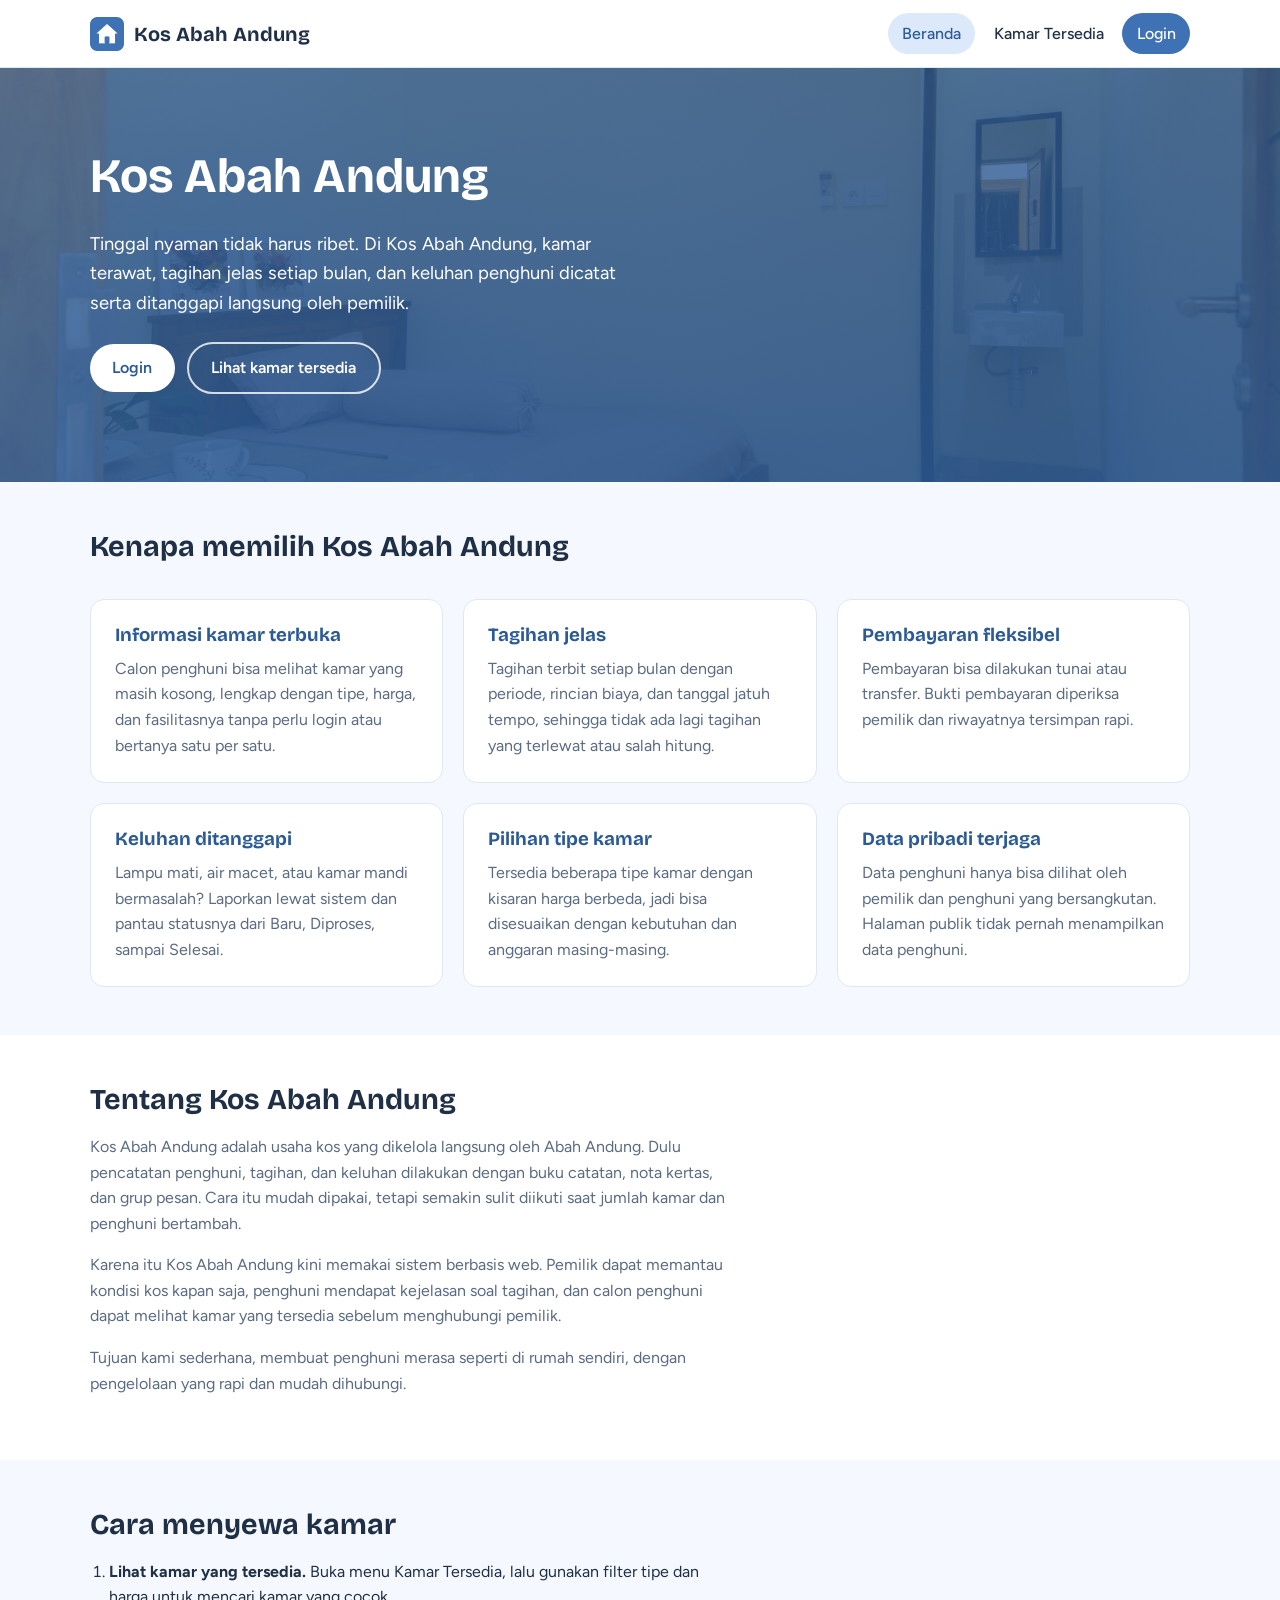
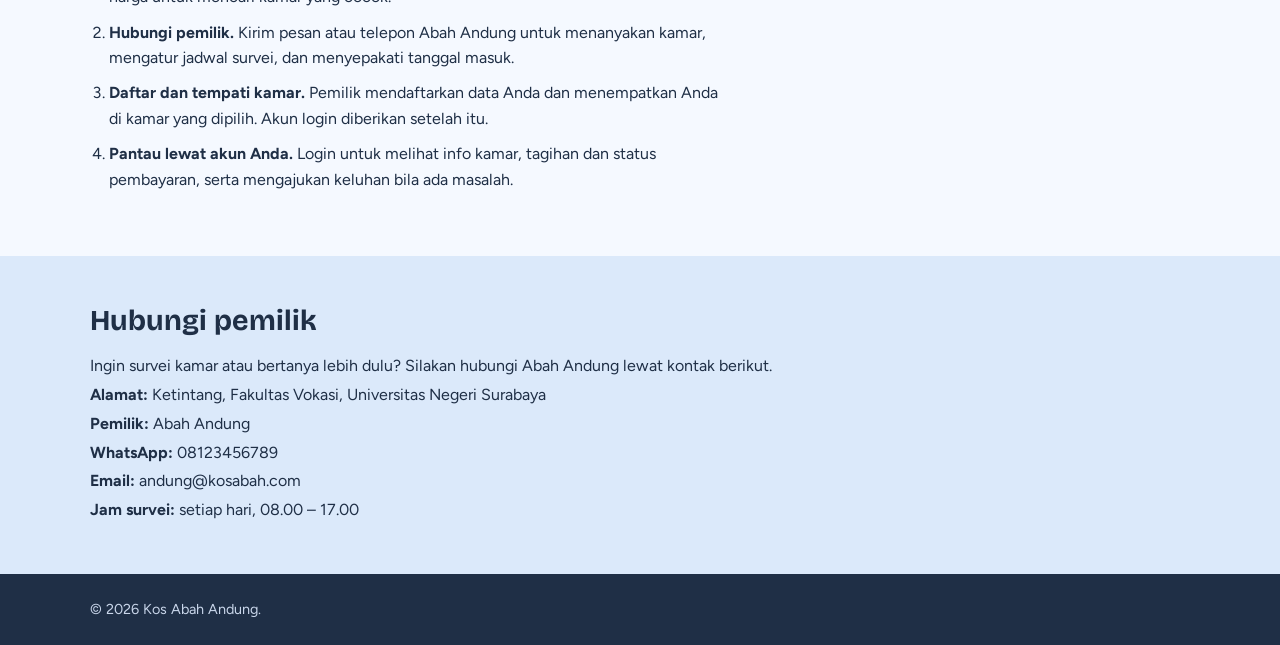
<file: index.html>
<!doctype html>
<html lang="id">
  <head>
    <meta charset="UTF-8" />
    <meta name="viewport" content="width=device-width, initial-scale=1.0" />
    <title>Kos Abah Andung</title>
    <link rel="preconnect" href="https://fonts.googleapis.com" />
    <link
      href="https://fonts.googleapis.com/css2?family=Bricolage+Grotesque:wght@600;700&family=Figtree:wght@400;500;600&display=swap"
      rel="stylesheet"
    />
    <link rel="stylesheet" href="css/style.css" />
  </head>
  <body>
    <header>
      <a href="#beranda" data-page="beranda" class="brand"
        ><img src="img/logo.png" alt="Logo Kos Abah" width="34" height="34" />
        Kos Abah Andung</a
      >

      <button
        class="nav-toggle"
        id="navToggle"
        aria-label="Buka menu"
        aria-expanded="false"
      >
        <span></span><span></span><span></span>
      </button>

      <nav id="navMenu">
        <a href="#beranda" data-page="beranda" class="active">Beranda</a>
        <a href="#kamar" data-page="kamar">Kamar Tersedia</a>
        <a href="#login" data-page="login" class="nav-login">Login</a>
      </nav>
    </header>

    <main>
      <div id="beranda">
        <section class="hero">
          <h1>Kos Abah Andung</h1>
          <p>
            Tinggal nyaman tidak harus ribet. Di Kos Abah Andung, kamar terawat,
            tagihan jelas setiap bulan, dan keluhan penghuni dicatat serta
            ditanggapi langsung oleh pemilik.
          </p>
          <a href="#login" data-page="login" class="btn btn-primary">Login</a>
          <a href="#kamar" data-page="kamar" class="btn btn-light"
            >Lihat kamar tersedia</a
          >
        </section>

        <section class="keunggulan">
          <h2>Kenapa memilih Kos Abah Andung</h2>
          <article>
            <h3>Informasi kamar terbuka</h3>
            <p>
              Calon penghuni bisa melihat kamar yang masih kosong, lengkap
              dengan tipe, harga, dan fasilitasnya tanpa perlu login atau
              bertanya satu per satu.
            </p>
          </article>
          <article>
            <h3>Tagihan jelas</h3>
            <p>
              Tagihan terbit setiap bulan dengan periode, rincian biaya, dan
              tanggal jatuh tempo, sehingga tidak ada lagi tagihan yang terlewat
              atau salah hitung.
            </p>
          </article>
          <article>
            <h3>Pembayaran fleksibel</h3>
            <p>
              Pembayaran bisa dilakukan tunai atau transfer. Bukti pembayaran
              diperiksa pemilik dan riwayatnya tersimpan rapi.
            </p>
          </article>
          <article>
            <h3>Keluhan ditanggapi</h3>
            <p>
              Lampu mati, air macet, atau kamar mandi bermasalah? Laporkan lewat
              sistem dan pantau statusnya dari Baru, Diproses, sampai Selesai.
            </p>
          </article>
          <article>
            <h3>Pilihan tipe kamar</h3>
            <p>
              Tersedia beberapa tipe kamar dengan kisaran harga berbeda, jadi
              bisa disesuaikan dengan kebutuhan dan anggaran masing-masing.
            </p>
          </article>
          <article>
            <h3>Data pribadi terjaga</h3>
            <p>
              Data penghuni hanya bisa dilihat oleh pemilik dan penghuni yang
              bersangkutan. Halaman publik tidak pernah menampilkan data
              penghuni.
            </p>
          </article>
        </section>

        <section class="profil">
          <h2>Tentang Kos Abah Andung</h2>
          <p>
            Kos Abah Andung adalah usaha kos yang dikelola langsung oleh Abah
            Andung. Dulu pencatatan penghuni, tagihan, dan keluhan dilakukan
            dengan buku catatan, nota kertas, dan grup pesan. Cara itu mudah
            dipakai, tetapi semakin sulit diikuti saat jumlah kamar dan penghuni
            bertambah.
          </p>
          <p>
            Karena itu Kos Abah Andung kini memakai sistem berbasis web. Pemilik
            dapat memantau kondisi kos kapan saja, penghuni mendapat kejelasan
            soal tagihan, dan calon penghuni dapat melihat kamar yang tersedia
            sebelum menghubungi pemilik.
          </p>
          <p>
            Tujuan kami sederhana, membuat penghuni merasa seperti di rumah
            sendiri, dengan pengelolaan yang rapi dan mudah dihubungi.
          </p>
        </section>

        <section class="alur">
          <h2>Cara menyewa kamar</h2>
          <ol>
            <li>
              <strong>Lihat kamar yang tersedia.</strong> Buka menu Kamar
              Tersedia, lalu gunakan filter tipe dan harga untuk mencari kamar
              yang cocok.
            </li>
            <li>
              <strong>Hubungi pemilik.</strong> Kirim pesan atau telepon Abah
              Andung untuk menanyakan kamar, mengatur jadwal survei, dan
              menyepakati tanggal masuk.
            </li>
            <li>
              <strong>Daftar dan tempati kamar.</strong> Pemilik mendaftarkan
              data Anda dan menempatkan Anda di kamar yang dipilih. Akun login
              diberikan setelah itu.
            </li>
            <li>
              <strong>Pantau lewat akun Anda.</strong> Login untuk melihat info
              kamar, tagihan dan status pembayaran, serta mengajukan keluhan
              bila ada masalah.
            </li>
          </ol>
        </section>

        <section class="kontak">
          <h2>Hubungi pemilik</h2>
          <p>
            Ingin survei kamar atau bertanya lebih dulu? Silakan hubungi Abah
            Andung lewat kontak berikut.
          </p>
          <p>
            <strong>Alamat:</strong> Ketintang, Fakultas Vokasi, Universitas
            Negeri Surabaya
          </p>
          <p><strong>Pemilik:</strong> Abah Andung</p>
          <p><strong>WhatsApp:</strong> 08123456789</p>
          <p><strong>Email:</strong> andung@kosabah.com</p>
          <p><strong>Jam survei:</strong> setiap hari, 08.00 – 17.00</p>
        </section>
      </div>

      <div id="konten" hidden></div>
    </main>

    <footer>
      <p>&copy; 2026 Kos Abah Andung.</p>
    </footer>

    <script src="https://code.jquery.com/jquery-3.7.1.min.js"></script>
    <script src="js/main.js"></script>
  </body>
</html>
</file>
<file: css/style.css>
:root {
  --bg: #f5f9ff;
  --card: #ffffff;
  --ink: #1f2f46;
  --muted: #5a6b82;
  --primary: #3f72b5;
  --primary-dark: #2c5a96;
  --primary-soft: #dbe9fa;
  --line: #dde8f5;
  --radius: 14px;
  --font-head: "Bricolage Grotesque", "Segoe UI", sans-serif;
  --font-body: "Figtree", "Segoe UI", Arial, sans-serif;
  --sisi: max(1rem, calc((100% - 1100px) / 2));
}

* {
  box-sizing: border-box;
}

body {
  margin: 0;
  font-family: var(--font-body);
  color: var(--ink);
  background: var(--bg);
  line-height: 1.6;
}

img {
  max-width: 100%;
  height: auto;
}
h1,
h2,
h3 {
  font-family: var(--font-head);
  line-height: 1.2;
  margin: 0 0 0.5em;
}
a {
  color: var(--primary);
}
[hidden] {
  display: none !important;
}

header {
  display: flex;
  align-items: center;
  justify-content: space-between;
  padding: 0.8rem var(--sisi);
  background: var(--card);
  border-bottom: 1px solid var(--line);
}
.brand {
  display: flex;
  align-items: center;
  gap: 0.6rem;
  text-decoration: none;
  color: var(--ink);
  font-family: var(--font-head);
  font-weight: 700;
  font-size: 1.25rem;
}
nav {
  display: flex;
  align-items: center;
  gap: 0.25rem;
}
nav a {
  padding: 0.5rem 0.9rem;
  border-radius: 999px;
  text-decoration: none;
  color: var(--ink);
  font-weight: 500;
}
nav a:hover {
  background: var(--primary-soft);
}
nav a.active {
  background: var(--primary-soft);
  color: var(--primary-dark);
}
nav .nav-login {
  background: var(--primary);
  color: #fff;
}
nav .nav-login:hover {
  background: var(--primary-dark);
}

/* ===== 4. Tombol ===== */
.btn {
  display: inline-block;
  padding: 0.7rem 1.4rem;
  border-radius: 999px;
  font-weight: 600;
  text-decoration: none;
  margin: 0 0.5rem 0.5rem 0;
}
.btn-primary {
  background: #fff;
  color: var(--primary-dark);
}
.btn-primary:hover {
  background: var(--primary-soft);
}
.btn-light {
  border: 2px solid rgba(255, 255, 255, 0.8);
  color: #fff;
}
.btn-light:hover {
  background: rgba(255, 255, 255, 0.18);
}

.hero {
  padding: 5rem var(--sisi);
  color: #fff;
  background:
    linear-gradient(rgba(44, 90, 150, 0.78), rgba(44, 90, 150, 0.88)),
    url("../img/banner.jpg") center / cover no-repeat,
    var(--primary-dark);
}
.hero h1 {
  font-size: 3rem;
}
.hero p {
  max-width: 34rem;
  font-size: 1.15rem;
  margin: 0 0 1.5rem;
}

.keunggulan,
.profil,
.alur,
.kontak {
  padding: 3rem var(--sisi);
}
h2 {
  font-size: 1.8rem;
}

.keunggulan {
  display: grid;
  grid-template-columns: repeat(3, 1fr);
  gap: 1.25rem;
}
.keunggulan h2 {
  grid-column: 1 / -1;
}
.keunggulan article {
  background: var(--card);
  border: 1px solid var(--line);
  border-radius: var(--radius);
  padding: 1.5rem;
}
.keunggulan h3 {
  color: var(--primary-dark);
}
.keunggulan p {
  margin: 0;
  color: var(--muted);
}

.profil {
  background: var(--card);
}
.profil p {
  max-width: 40rem;
  color: var(--muted);
}

.alur ol {
  max-width: 40rem;
  padding-left: 1.2rem;
}
.alur li {
  margin-bottom: 0.6rem;
}

.kontak {
  background: var(--primary-soft);
}
.kontak p {
  margin: 0.2rem 0;
}

footer {
  padding: 1.5rem var(--sisi);
  background: var(--ink);
  color: #c9d6ea;
  font-size: 0.9rem;
}
footer p {
  margin: 0;
}

.nav-toggle {
  display: none;
  flex-direction: column;
  gap: 5px;
  background: none;
  border: 0;
  padding: 0.6rem;
  cursor: pointer;
}
.nav-toggle span {
  width: 24px;
  height: 2px;
  background: var(--ink);
  transition:
    transform 0.2s,
    opacity 0.2s;
}
.nav-toggle[aria-expanded="true"] span:nth-child(1) {
  transform: translateY(7px) rotate(45deg);
}
.nav-toggle[aria-expanded="true"] span:nth-child(2) {
  opacity: 0;
}
.nav-toggle[aria-expanded="true"] span:nth-child(3) {
  transform: translateY(-7px) rotate(-45deg);
}

header {
  position: relative;
}
@media (max-width: 991px) {
  .hero {
    padding: 4rem var(--sisi);
  }
  .hero h1 {
    font-size: 2.5rem;
  }
  .keunggulan {
    grid-template-columns: repeat(2, 1fr);
  }
}

@media (max-width: 767px) {
  .nav-toggle {
    display: flex;
  }

  nav {
    display: none;
    position: absolute;
    top: 100%;
    left: 0;
    right: 0;
    flex-direction: column;
    align-items: stretch;
    background: var(--card);
    border-bottom: 1px solid var(--line);
    padding: 0.5rem 1rem 1rem;
    z-index: 10;
  }
  nav.open {
    display: flex;
  }
  nav a {
    padding: 0.75rem 1rem;
  }
  nav .nav-login {
    text-align: center;
    margin-top: 0.4rem;
  }

  .hero {
    padding: 3rem 1rem;
  }
  .hero h1 {
    font-size: 2rem;
  }
  .hero p {
    font-size: 1.05rem;
  }

  .keunggulan {
    grid-template-columns: 1fr;
  }
  .keunggulan,
  .profil,
  .alur,
  .kontak {
    padding: 2rem 1rem;
  }
  header {
    padding: 0.6rem 1rem;
  }
  footer {
    padding: 1.25rem 1rem;
  }
}
#konten {
  padding: 2.5rem var(--sisi);
  min-height: 55vh;
}
.sub {
  color: var(--muted);
  margin-top: 0;
}
.jumlah {
  font-weight: 600;
  color: var(--primary-dark);
  margin: 1.5rem 0 1rem;
}
.pesan {
  padding: 2rem;
  text-align: center;
  color: var(--muted);
  background: var(--card);
  border: 1px dashed var(--line);
  border-radius: var(--radius);
}

/* Grid otomatis: jumlah kolom menyesuaikan lebar layar */
.grid-kamar {
  display: grid;
  grid-template-columns: repeat(auto-fill, minmax(260px, 1fr));
  gap: 1.25rem;
}
.grid-kamar .pesan {
  grid-column: 1 / -1;
}

.kartu-kamar {
  background: var(--card);
  border: 1px solid var(--line);
  border-radius: var(--radius);
  overflow: hidden;
  display: flex;
  flex-direction: column;
  transition:
    transform 0.2s,
    box-shadow 0.2s;
}
.kartu-kamar:hover {
  transform: translateY(-3px);
  box-shadow: 0 8px 20px rgba(63, 114, 181, 0.15);
}
.kartu-kamar img {
  width: 100%;
  height: 170px;
  object-fit: cover;
  background: var(--primary-soft);
}
.kartu-kamar .isi {
  padding: 1rem 1.1rem 1.25rem;
  display: flex;
  flex-direction: column;
  gap: 0.35rem;
  flex: 1;
}
.kartu-kamar h3 {
  margin: 0;
  font-size: 1.2rem;
}
.kartu-kamar .tipe {
  align-self: flex-start;
  font-size: 0.8rem;
  font-weight: 600;
  background: var(--primary-soft);
  color: var(--primary-dark);
  padding: 0.15rem 0.7rem;
  border-radius: 999px;
}
.kartu-kamar .harga {
  margin: 0;
  font-weight: 700;
  color: var(--primary-dark);
  font-size: 1.1rem;
}
.kartu-kamar .harga small {
  font-weight: 400;
  color: var(--muted);
}
.kartu-kamar .fasilitas {
  margin: 0;
  color: var(--muted);
  font-size: 0.92rem;
}

.filter {
  display: grid;
  gap: 1rem;
  margin-top: 1.5rem;
  padding: 1.25rem;
  background: var(--card);
  border: 1px solid var(--line);
  border-radius: var(--radius);
  grid-template-columns: 2fr 1fr 1.4fr 1fr auto;
  align-items: end;
}
.filter label {
  display: flex;
  flex-direction: column;
  gap: 0.35rem;
  font-size: 0.9rem;
  font-weight: 600;
}
.filter input[type="search"],
.filter select {
  padding: 0.6rem 0.75rem;
  border: 1px solid var(--line);
  border-radius: 10px;
  font: inherit;
  font-weight: 400;
  background: #fff;
  color: var(--ink);
}
.filter input[type="range"] {
  accent-color: var(--primary);
  width: 100%;
}
.filter output {
  color: var(--primary-dark);
}
.btn-reset {
  padding: 0.6rem 1.2rem;
  border: 1px solid var(--primary);
  background: transparent;
  color: var(--primary-dark);
  border-radius: 10px;
  font: inherit;
  font-weight: 600;
  cursor: pointer;
}
.btn-reset:hover {
  background: var(--primary-soft);
}

.btn-detail {
  margin-top: auto;
  align-self: flex-start;
  padding: 0.5rem 1.1rem;
  border: 0;
  border-radius: 999px;
  background: var(--primary);
  color: #fff;
  font: inherit;
  font-weight: 600;
  cursor: pointer;
}
.btn-detail:hover {
  background: var(--primary-dark);
}

.modal {
  position: fixed;
  inset: 0;
  z-index: 50;
  background: rgba(31, 47, 70, 0.55);
  display: flex;
  align-items: center;
  justify-content: center;
  padding: 1rem;
}
.modal[hidden] {
  display: none;
}
.modal-box {
  position: relative;
  background: var(--card);
  border-radius: var(--radius);
  width: 100%;
  max-width: 480px;
  max-height: 90vh;
  overflow-y: auto;
  padding: 1.25rem;
}
.modal-tutup {
  position: absolute;
  top: 0.6rem;
  right: 0.6rem;
  width: 2.2rem;
  height: 2.2rem;
  border: 0;
  border-radius: 50%;
  background: rgba(255, 255, 255, 0.9);
  font-size: 1.5rem;
  line-height: 1;
  cursor: pointer;
}
.modal-foto {
  width: 100%;
  height: 200px;
  object-fit: cover;
  border-radius: 10px;
  margin-bottom: 0.75rem;
}
.modal .tipe {
  display: inline-block;
  font-size: 0.8rem;
  font-weight: 600;
  background: var(--primary-soft);
  color: var(--primary-dark);
  padding: 0.15rem 0.7rem;
  border-radius: 999px;
}
.modal h3 {
  margin: 0.4rem 0 0.2rem;
}
.modal .harga {
  margin: 0 0 0.75rem;
  font-weight: 700;
  color: var(--primary-dark);
  font-size: 1.15rem;
}
.modal .harga small {
  font-weight: 400;
  color: var(--muted);
}
.list-fasilitas {
  margin: 0 0 0.75rem;
  padding-left: 1.2rem;
  color: var(--muted);
}
.catatan {
  margin: 0;
  padding: 0.75rem;
  background: var(--primary-soft);
  border-radius: 10px;
  font-size: 0.9rem;
}

@media (max-width: 991px) {
  .filter {
    grid-template-columns: 1fr 1fr;
  }
  .filter .f-cari {
    grid-column: 1 / -1;
  }
}
@media (max-width: 767px) {
  .filter {
    grid-template-columns: 1fr;
  }
  .btn-reset {
    width: 100%;
  }
}
.halaman-login {
  display: flex;
  justify-content: center;
}
.login-card {
  width: 100%;
  max-width: 420px;
  padding: 2rem 1.75rem;
  background: var(--card);
  border: 1px solid var(--line);
  border-radius: var(--radius);
  box-shadow: 0 8px 24px rgba(63, 114, 181, 0.1);
}
.login-card h2 {
  margin-bottom: 0.25rem;
}
.login-card .sub {
  margin-bottom: 1.5rem;
}

.field {
  margin-bottom: 1.1rem;
}
.field label {
  display: block;
  margin-bottom: 0.35rem;
  font-weight: 600;
  font-size: 0.92rem;
}
.field input {
  width: 100%;
  padding: 0.7rem 0.85rem;
  font: inherit;
  color: var(--ink);
  border: 1px solid #c7d6ea;
  border-radius: 10px;
  background: #fff;
}
.field input:focus {
  outline: 3px solid var(--primary-soft);
  border-color: var(--primary);
}
.field input.invalid {
  border-color: #c0392b;
  background: #fff8f7;
}
.error {
  margin: 0.35rem 0 0;
  min-height: 1.2em;
  font-size: 0.85rem;
  color: #b3261e;
}

.btn-submit {
  width: 100%;
  padding: 0.8rem;
  border: 0;
  border-radius: 10px;
  background: var(--primary);
  color: #fff;
  font: inherit;
  font-weight: 600;
  cursor: pointer;
}
.btn-submit:hover {
  background: var(--primary-dark);
}

.alert {
  margin-top: 1.25rem;
  padding: 0.85rem 1rem;
  border-radius: 10px;
  font-size: 0.95rem;
}
.alert-ok {
  background: #e6f4ea;
  color: #1e6b34;
  border: 1px solid #b9dfc3;
}
.alert-gagal {
  background: #fdecea;
  color: #a1241b;
  border: 1px solid #f3c0bb;
}
.alert[hidden] {
  display: none;
}

.input-sandi {
  position: relative;
}
.input-sandi input {
  padding-right: 6.5rem;
}
.toggle-sandi {
  position: absolute;
  top: 50%;
  right: 0.5rem;
  transform: translateY(-50%);
  padding: 0.3rem 0.7rem;
  border: 0;
  border-radius: 8px;
  background: var(--primary-soft);
  color: var(--primary-dark);
  font: inherit;
  font-size: 0.85rem;
  font-weight: 600;
  cursor: pointer;
}
.toggle-sandi:hover {
  background: #c8dcf5;
}
</file>
